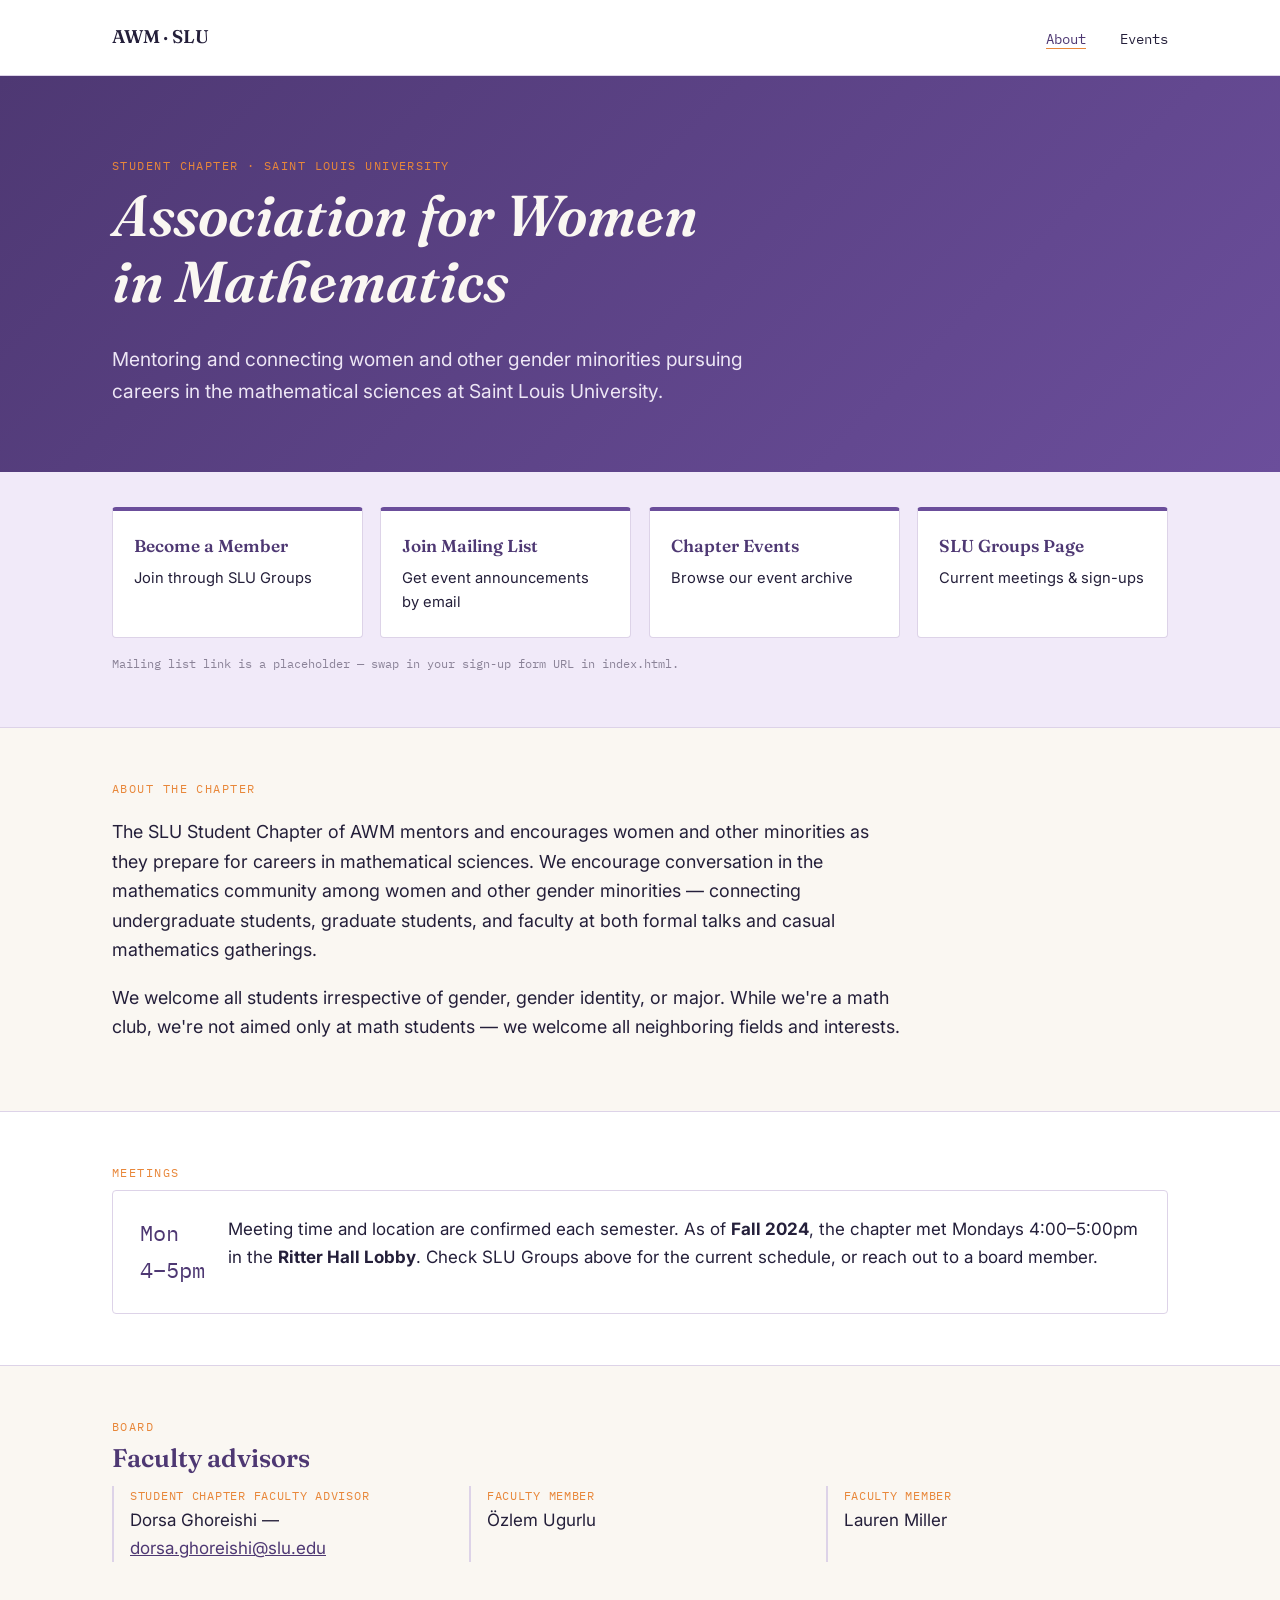
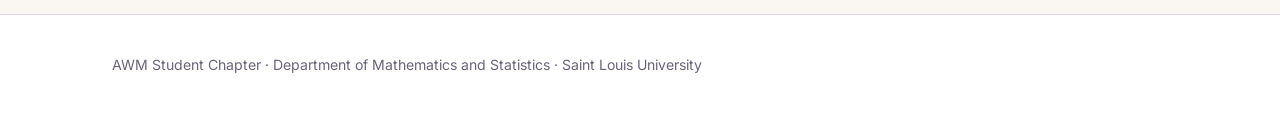
<file: index.html>
<!DOCTYPE html>
<html lang="en">
<head>
<meta charset="UTF-8">
<meta name="viewport" content="width=device-width, initial-scale=1.0">
<title>AWM Student Chapter at SLU</title>
<meta name="description" content="Association for Women in Mathematics — Saint Louis University student chapter. Mentorship, talks, and community for women and gender minorities in the mathematical sciences.">
<link rel="stylesheet" href="style.css">
</head>
<body>

<header class="site">
  <nav class="site">
    <a class="brand" href="index.html">AWM &middot; SLU</a>
    <div>
      <a class="navlink active" href="index.html">About</a>
      <a class="navlink" href="events.html">Events</a>
    </div>
  </nav>
</header>

<main>
  <section class="hero">
    <div class="wrap">
      <p class="eyebrow">Student Chapter &middot; Saint Louis University</p>
      <h1>Association for Women in Mathematics</h1>
      <p class="lede">Mentoring and connecting women and other gender minorities pursuing careers in the mathematical sciences at Saint Louis University.</p>
    </div>
  </section>

  <section class="actions">
    <div class="wrap">
      <div class="action-grid">
        <a class="action-card" href="https://groups.sluconnection.com/actioncenter/organization/awm/" target="_blank" rel="noopener">
          <span class="action-title">Become a Member</span>
          <span class="action-sub">Join through SLU Groups</span>
        </a>
        <a class="action-card" href="#" target="_blank" rel="noopener">
          <span class="action-title">Join Mailing List</span>
          <span class="action-sub">Get event announcements by email</span>
        </a>
        <a class="action-card" href="events.html">
          <span class="action-title">Chapter Events</span>
          <span class="action-sub">Browse our event archive</span>
        </a>
        <a class="action-card" href="https://groups.sluconnection.com/actioncenter/organization/awm/" target="_blank" rel="noopener">
          <span class="action-title">SLU Groups Page</span>
          <span class="action-sub">Current meetings &amp; sign-ups</span>
        </a>
      </div>
      <p class="action-note">Mailing list link is a placeholder &mdash; swap in your sign-up form URL in index.html.</p>
    </div>
  </section>

  <section class="band">
    <div class="wrap">
      <p class="eyebrow">About the chapter</p>
      <p class="lead-text">The SLU Student Chapter of AWM mentors and encourages women and other minorities as they prepare for careers in mathematical sciences. We encourage conversation in the mathematics community among women and other gender minorities &mdash; connecting undergraduate students, graduate students, and faculty at both formal talks and casual mathematics gatherings.</p>
      <p class="lead-text">We welcome all students irrespective of gender, gender identity, or major. While we're a math club, we're not aimed only at math students &mdash; we welcome all neighboring fields and interests.</p>
    </div>
  </section>

  <section class="band alt">
    <div class="wrap">
      <p class="eyebrow">Meetings</p>
      <div class="card meeting-card">
        <div class="meeting-time">Mon<br>4&ndash;5pm</div>
        <div>
          <p style="margin:0 0 0.4rem;">Meeting time and location are confirmed each semester. As of <strong>Fall 2024</strong>, the chapter met Mondays 4:00&ndash;5:00pm in the <strong>Ritter&nbsp;Hall Lobby</strong>. Check SLU Groups above for the current schedule, or reach out to a board member.</p>
        </div>
      </div>
    </div>
  </section>

  <section class="band">
    <div class="wrap">
      <p class="eyebrow">Board</p>
      <h2>Faculty advisors</h2>
      <ul class="board-list">
        <li>
          <span class="role">Student chapter faculty advisor</span>
          Dorsa Ghoreishi &mdash; <a href="mailto:dorsa.ghoreishi@slu.edu">dorsa.ghoreishi@slu.edu</a>
        </li>
        <li>
          <span class="role">Faculty member</span>
          Özlem Ugurlu
        </li>
        <li>
          <span class="role">Faculty member</span>
          Lauren Miller
        </li>
      </ul>
    </div>
  </section>

</main>

<footer class="site">
  <div class="wrap">
    AWM Student Chapter &middot; Department of Mathematics and Statistics &middot; Saint Louis University
  </div>
</footer>

</body>
</html>
</file>
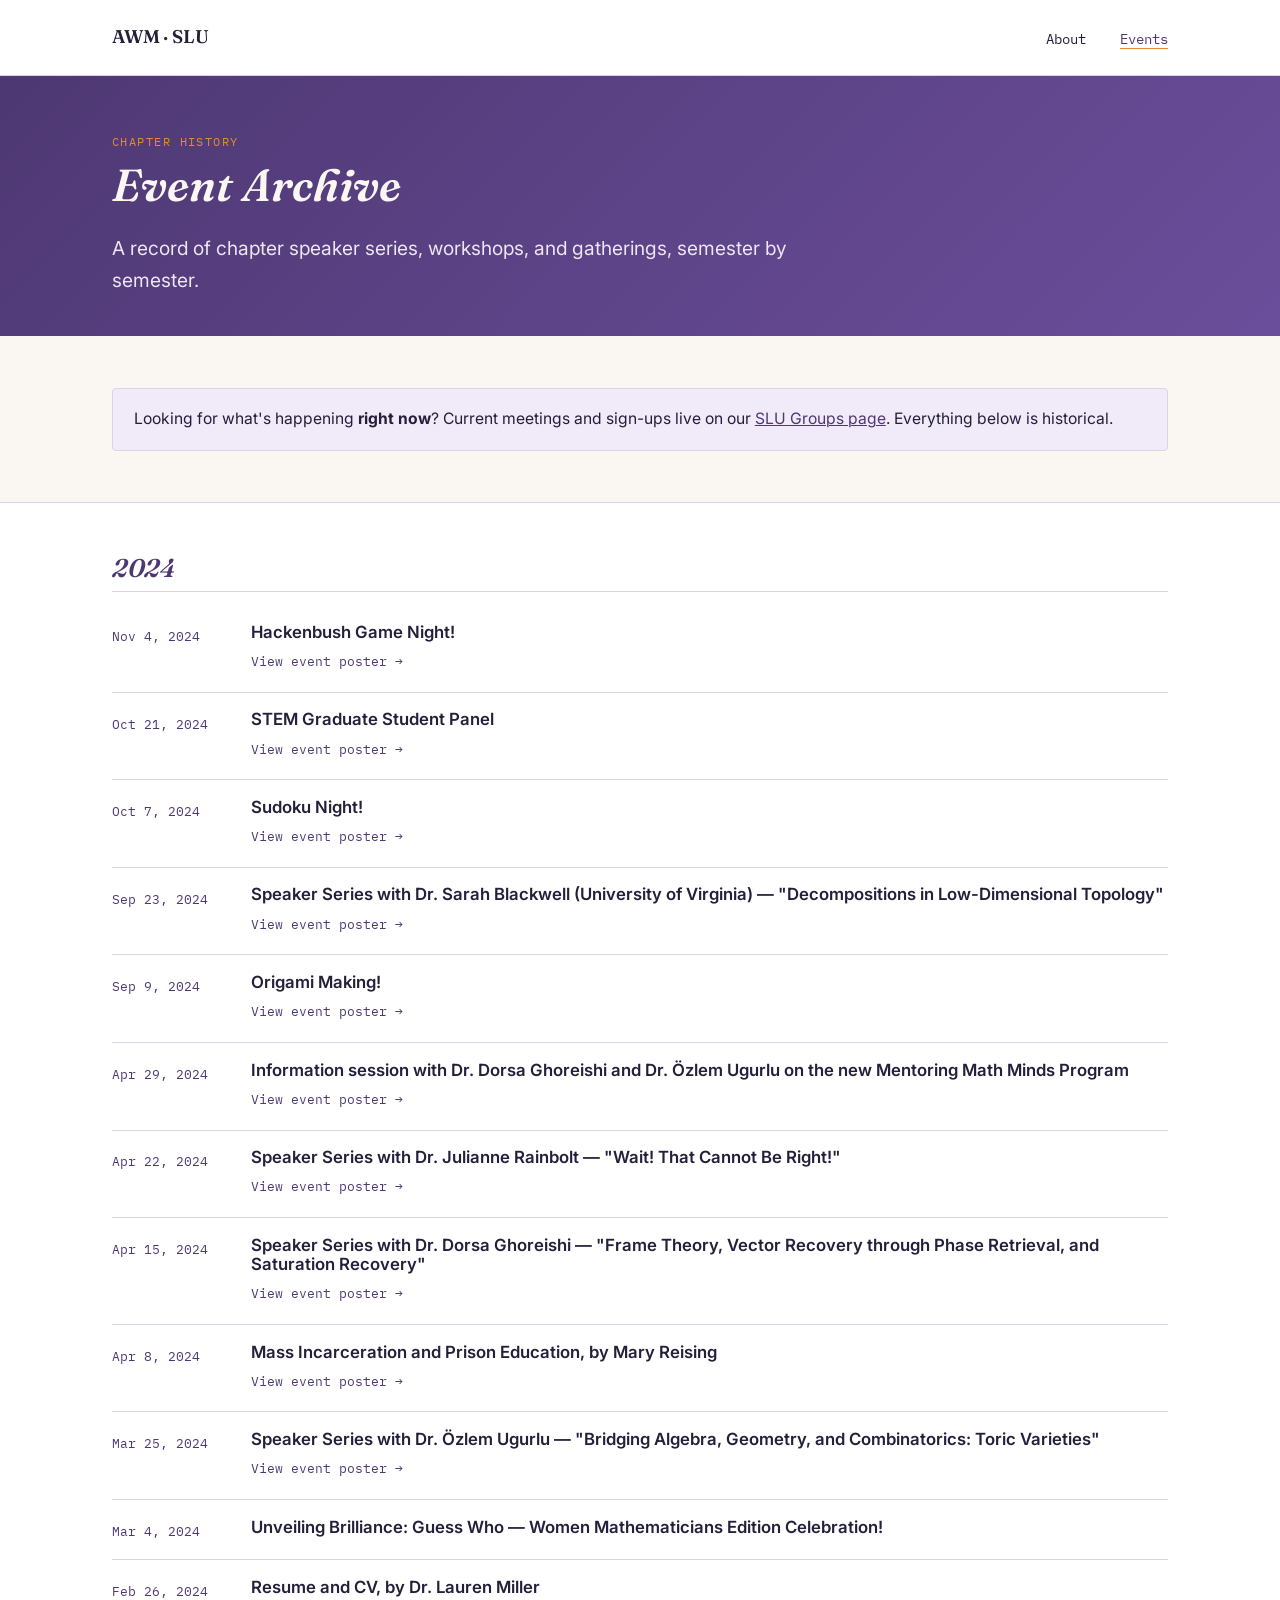
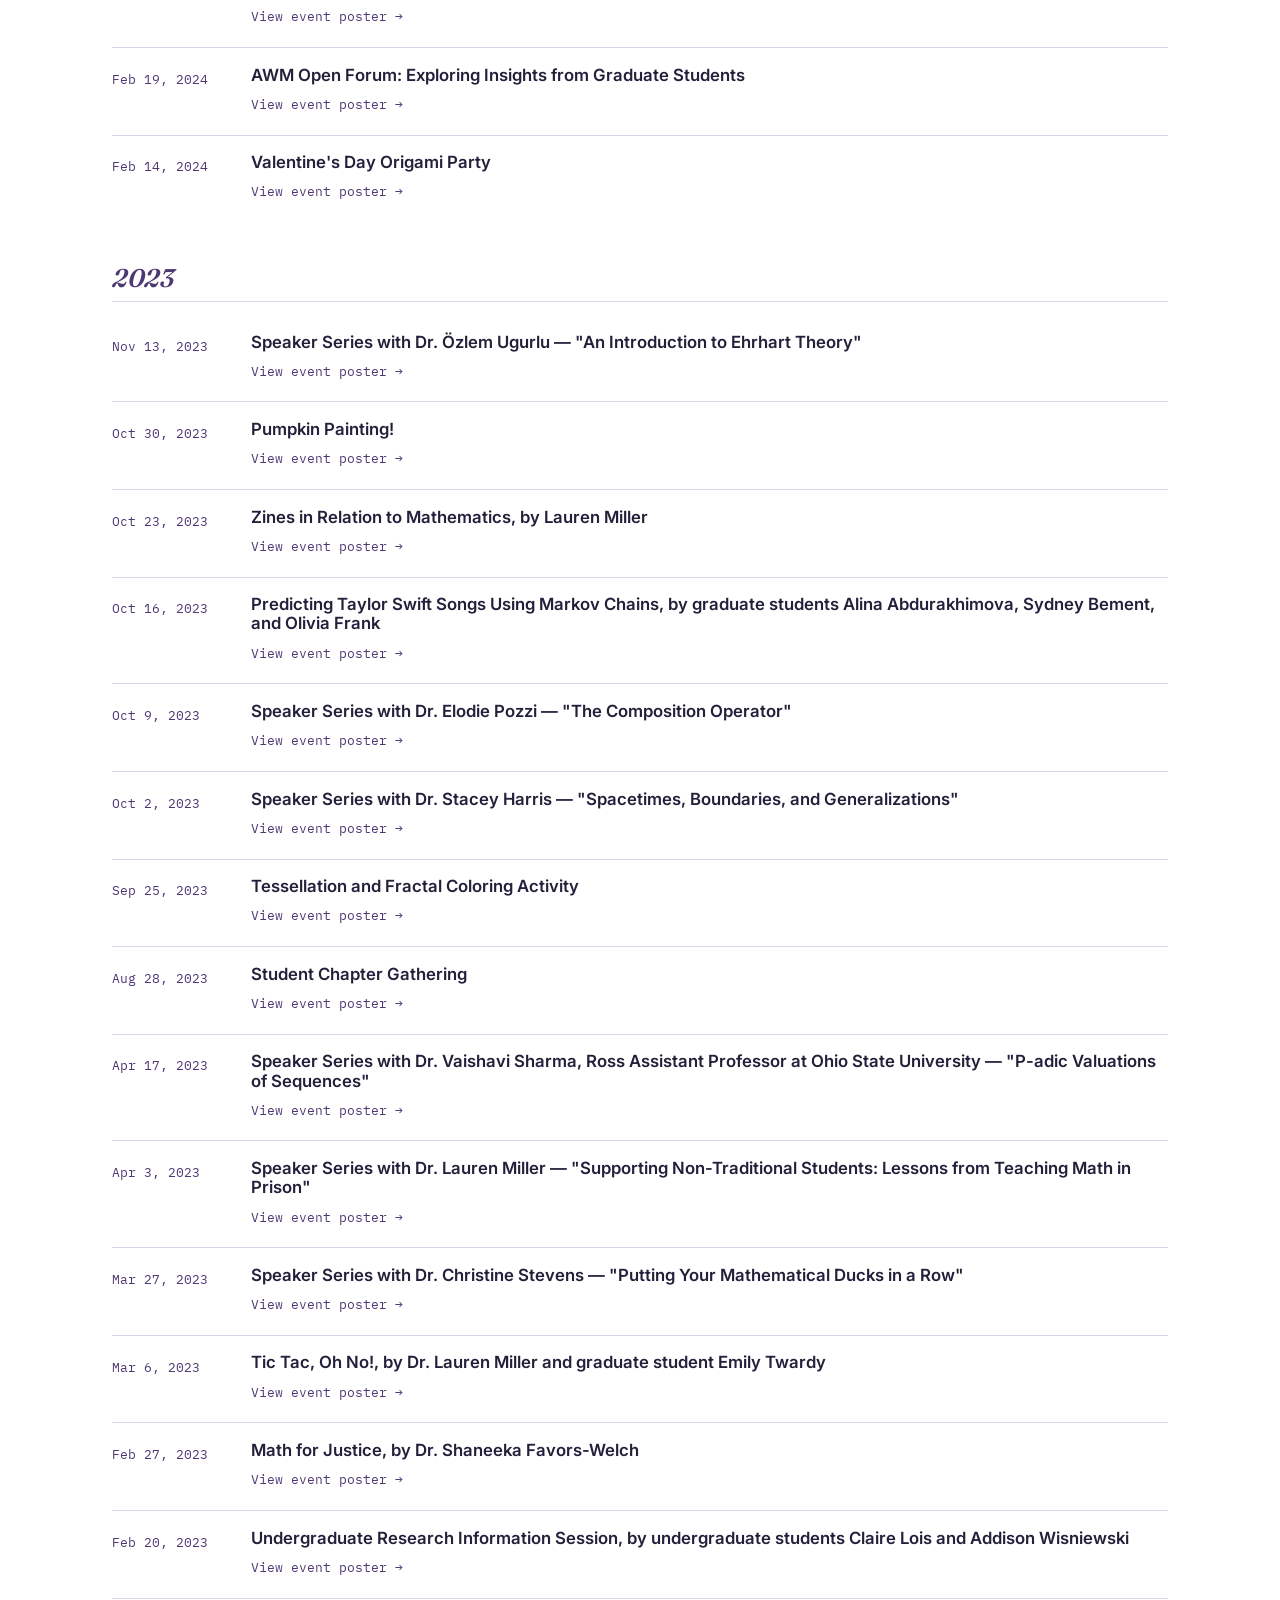
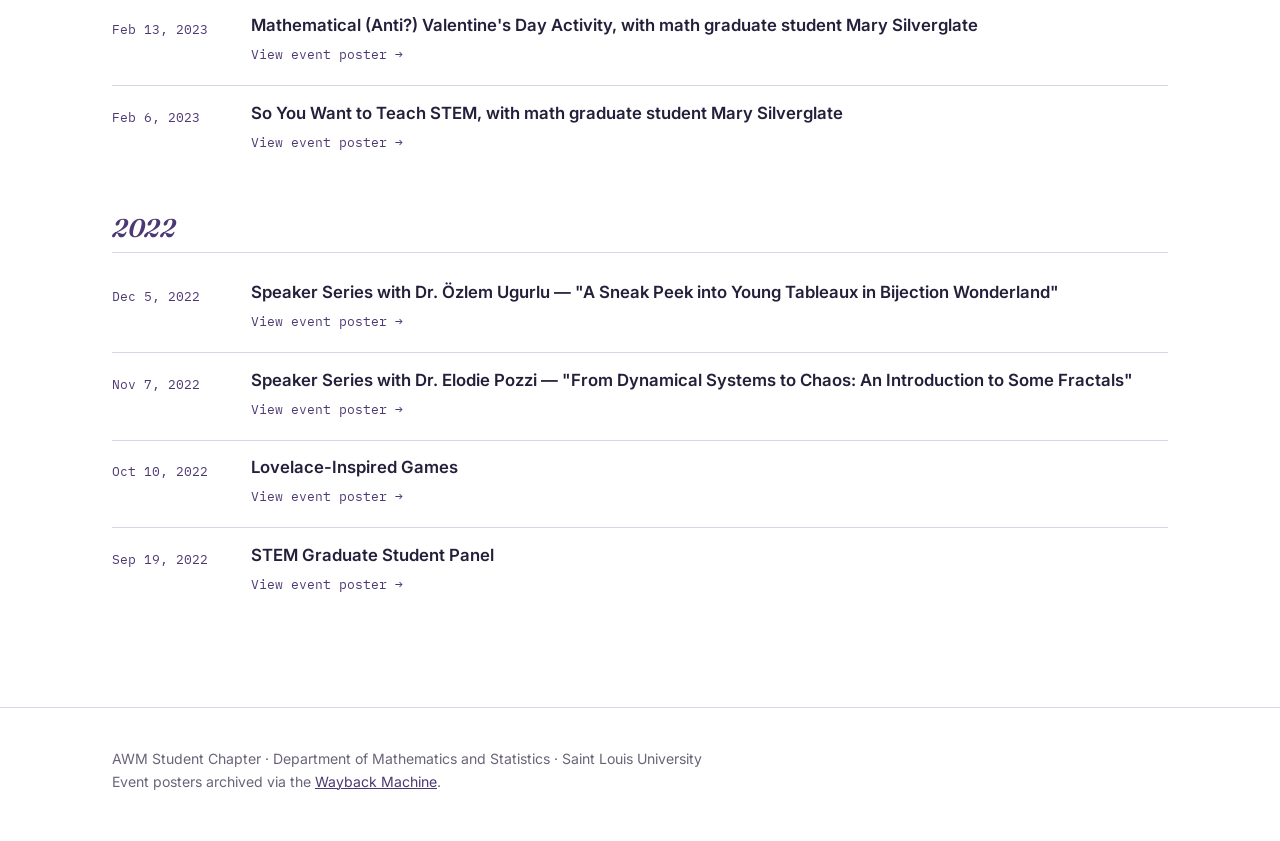
<file: events.html>
<!DOCTYPE html>
<html lang="en">
<head>
<meta charset="UTF-8">
<meta name="viewport" content="width=device-width, initial-scale=1.0">
<title>Event Archive — AWM Student Chapter at SLU</title>
<meta name="description" content="Event archive for the AWM Student Chapter at Saint Louis University: speaker series, workshops, and social gatherings.">
<link rel="stylesheet" href="style.css">
</head>
<body>

<header class="site">
  <nav class="site">
    <a class="brand" href="index.html">AWM &middot; SLU</a>
    <div>
      <a class="navlink" href="index.html">About</a>
      <a class="navlink active" href="events.html">Events</a>
    </div>
  </nav>
</header>

<main>
  <section class="hero" style="padding:3.5rem 0 2.5rem;">
    <div class="wrap">
      <p class="eyebrow">Chapter History</p>
      <h1 style="max-width:none; font-size:clamp(2rem,4.5vw,2.8rem);">Event Archive</h1>
      <p class="lede">A record of chapter speaker series, workshops, and gatherings, semester by semester.</p>
    </div>
  </section>

  <section class="band">
    <div class="wrap">
      <div class="notice">
        Looking for what's happening <strong>right now</strong>? Current meetings and sign-ups live on our
        <a href="https://groups.sluconnection.com/actioncenter/organization/awm/" target="_blank" rel="noopener">SLU Groups page</a>.
        Everything below is historical.
      </div>
    </div>
  </section>

  <section class="band alt">
    <div class="wrap">
  <div class="year-group">
    <h2>2024</h2>
    <div class="event">
      <div class="date">Nov 4, 2024</div>
      <div>
        <h3>Hackenbush Game Night!</h3>
        <a class="poster-link" href="https://web.archive.org/web/20241112040058/https://mathstat.slu.edu/images/Hackenbush.png" target="_blank" rel="noopener">View event poster &rarr;</a>
      </div>
    </div>
    <div class="event">
      <div class="date">Oct 21, 2024</div>
      <div>
        <h3>STEM Graduate Student Panel</h3>
        <a class="poster-link" href="https://web.archive.org/web/20241112040058/https://mathstat.slu.edu/images/stem_grad_panel.png" target="_blank" rel="noopener">View event poster &rarr;</a>
      </div>
    </div>
    <div class="event">
      <div class="date">Oct 7, 2024</div>
      <div>
        <h3>Sudoku Night!</h3>
        <a class="poster-link" href="https://web.archive.org/web/20241112040058/https://mathstat.slu.edu/images/sudoku.png" target="_blank" rel="noopener">View event poster &rarr;</a>
      </div>
    </div>
    <div class="event">
      <div class="date">Sep 23, 2024</div>
      <div>
        <h3>Speaker Series with Dr. Sarah Blackwell (University of Virginia) &mdash; "Decompositions in Low-Dimensional Topology"</h3>
        <a class="poster-link" href="https://web.archive.org/web/20241112040058/https://mathstat.slu.edu/images/sarah_blackwell_speaker_series.png" target="_blank" rel="noopener">View event poster &rarr;</a>
      </div>
    </div>
    <div class="event">
      <div class="date">Sep 9, 2024</div>
      <div>
        <h3>Origami Making!</h3>
        <a class="poster-link" href="https://web.archive.org/web/20241112040058/https://mathstat.slu.edu/images/Origami_Poster.png" target="_blank" rel="noopener">View event poster &rarr;</a>
      </div>
    </div>
    <div class="event">
      <div class="date">Apr 29, 2024</div>
      <div>
        <h3>Information session with Dr. Dorsa Ghoreishi and Dr. Özlem Ugurlu on the new Mentoring Math Minds Program</h3>
        <a class="poster-link" href="https://web.archive.org/web/20241112040058/https://mathstat.slu.edu/images/mentoring_math_minds_announcement.png" target="_blank" rel="noopener">View event poster &rarr;</a>
      </div>
    </div>
    <div class="event">
      <div class="date">Apr 22, 2024</div>
      <div>
        <h3>Speaker Series with Dr. Julianne Rainbolt &mdash; "Wait! That Cannot Be Right!"</h3>
        <a class="poster-link" href="https://web.archive.org/web/20241112040058/https://mathstat.slu.edu/images/speaker_series_rainbolt.png" target="_blank" rel="noopener">View event poster &rarr;</a>
      </div>
    </div>
    <div class="event">
      <div class="date">Apr 15, 2024</div>
      <div>
        <h3>Speaker Series with Dr. Dorsa Ghoreishi &mdash; "Frame Theory, Vector Recovery through Phase Retrieval, and Saturation Recovery"</h3>
        <a class="poster-link" href="https://web.archive.org/web/20241112040058/https://mathstat.slu.edu/images/speaker_series_ghoreishi_2.png" target="_blank" rel="noopener">View event poster &rarr;</a>
      </div>
    </div>
    <div class="event">
      <div class="date">Apr 8, 2024</div>
      <div>
        <h3>Mass Incarceration and Prison Education, by Mary Reising</h3>
        <a class="poster-link" href="https://web.archive.org/web/20241112040058/https://mathstat.slu.edu/images/incarseration_education.png" target="_blank" rel="noopener">View event poster &rarr;</a>
      </div>
    </div>
    <div class="event">
      <div class="date">Mar 25, 2024</div>
      <div>
        <h3>Speaker Series with Dr. Özlem Ugurlu &mdash; "Bridging Algebra, Geometry, and Combinatorics: Toric Varieties"</h3>
        <a class="poster-link" href="https://web.archive.org/web/20241112040058/https://mathstat.slu.edu/images/speaker_series_Dr_Ugurlu_3.png" target="_blank" rel="noopener">View event poster &rarr;</a>
      </div>
    </div>
    <div class="event">
      <div class="date">Mar 4, 2024</div>
      <div>
        <h3>Unveiling Brilliance: Guess Who — Women Mathematicians Edition Celebration!</h3>
      </div>
    </div>
    <div class="event">
      <div class="date">Feb 26, 2024</div>
      <div>
        <h3>Resume and CV, by Dr. Lauren Miller</h3>
        <a class="poster-link" href="https://web.archive.org/web/20241112040058/https://mathstat.slu.edu/images/resume_and_cv_Dr_Miller.png" target="_blank" rel="noopener">View event poster &rarr;</a>
      </div>
    </div>
    <div class="event">
      <div class="date">Feb 19, 2024</div>
      <div>
        <h3>AWM Open Forum: Exploring Insights from Graduate Students</h3>
        <a class="poster-link" href="https://web.archive.org/web/20241112040058/https://mathstat.slu.edu/images/grad_student_panel.png" target="_blank" rel="noopener">View event poster &rarr;</a>
      </div>
    </div>
    <div class="event">
      <div class="date">Feb 14, 2024</div>
      <div>
        <h3>Valentine's Day Origami Party</h3>
        <a class="poster-link" href="https://web.archive.org/web/20241112040058/https://mathstat.slu.edu/images/valentines_day_origami.png" target="_blank" rel="noopener">View event poster &rarr;</a>
      </div>
    </div>
  </div>

  <div class="year-group">
    <h2>2023</h2>
    <div class="event">
      <div class="date">Nov 13, 2023</div>
      <div>
        <h3>Speaker Series with Dr. Özlem Ugurlu &mdash; "An Introduction to Ehrhart Theory"</h3>
        <a class="poster-link" href="https://web.archive.org/web/20241112040058/https://mathstat.slu.edu/images/speaker_series_ugurlu_2.png" target="_blank" rel="noopener">View event poster &rarr;</a>
      </div>
    </div>
    <div class="event">
      <div class="date">Oct 30, 2023</div>
      <div>
        <h3>Pumpkin Painting!</h3>
        <a class="poster-link" href="https://web.archive.org/web/20241112040058/https://mathstat.slu.edu/images/pumpkin_painting.png" target="_blank" rel="noopener">View event poster &rarr;</a>
      </div>
    </div>
    <div class="event">
      <div class="date">Oct 23, 2023</div>
      <div>
        <h3>Zines in Relation to Mathematics, by Lauren Miller</h3>
        <a class="poster-link" href="https://web.archive.org/web/20241112040058/https://mathstat.slu.edu/images/zines_lauren_miller.png" target="_blank" rel="noopener">View event poster &rarr;</a>
      </div>
    </div>
    <div class="event">
      <div class="date">Oct 16, 2023</div>
      <div>
        <h3>Predicting Taylor Swift Songs Using Markov Chains, by graduate students Alina Abdurakhimova, Sydney Bement, and Olivia Frank</h3>
        <a class="poster-link" href="https://web.archive.org/web/20241112040058/https://mathstat.slu.edu/images/taylor_swift.png" target="_blank" rel="noopener">View event poster &rarr;</a>
      </div>
    </div>
    <div class="event">
      <div class="date">Oct 9, 2023</div>
      <div>
        <h3>Speaker Series with Dr. Elodie Pozzi &mdash; "The Composition Operator"</h3>
        <a class="poster-link" href="https://web.archive.org/web/20241112040058/https://mathstat.slu.edu/images/speaker_series_pozzi_2.png" target="_blank" rel="noopener">View event poster &rarr;</a>
      </div>
    </div>
    <div class="event">
      <div class="date">Oct 2, 2023</div>
      <div>
        <h3>Speaker Series with Dr. Stacey Harris &mdash; "Spacetimes, Boundaries, and Generalizations"</h3>
        <a class="poster-link" href="https://web.archive.org/web/20241112040058/https://mathstat.slu.edu/images/speaker_series_harris.png" target="_blank" rel="noopener">View event poster &rarr;</a>
      </div>
    </div>
    <div class="event">
      <div class="date">Sep 25, 2023</div>
      <div>
        <h3>Tessellation and Fractal Coloring Activity</h3>
        <a class="poster-link" href="https://web.archive.org/web/20241112040058/https://mathstat.slu.edu/images/coloring_activity.png" target="_blank" rel="noopener">View event poster &rarr;</a>
      </div>
    </div>
    <div class="event">
      <div class="date">Aug 28, 2023</div>
      <div>
        <h3>Student Chapter Gathering</h3>
        <a class="poster-link" href="https://web.archive.org/web/20241112040058/https://mathstat.slu.edu/images/chapter_meeting_event.png" target="_blank" rel="noopener">View event poster &rarr;</a>
      </div>
    </div>
    <div class="event">
      <div class="date">Apr 17, 2023</div>
      <div>
        <h3>Speaker Series with Dr. Vaishavi Sharma, Ross Assistant Professor at Ohio State University &mdash; "P-adic Valuations of Sequences"</h3>
        <a class="poster-link" href="https://web.archive.org/web/20241112040058/https://mathstat.slu.edu/images/speaker_series_sharma.png" target="_blank" rel="noopener">View event poster &rarr;</a>
      </div>
    </div>
    <div class="event">
      <div class="date">Apr 3, 2023</div>
      <div>
        <h3>Speaker Series with Dr. Lauren Miller &mdash; "Supporting Non-Traditional Students: Lessons from Teaching Math in Prison"</h3>
        <a class="poster-link" href="https://web.archive.org/web/20241112040058/https://mathstat.slu.edu/images/speaker_series_miller.png" target="_blank" rel="noopener">View event poster &rarr;</a>
      </div>
    </div>
    <div class="event">
      <div class="date">Mar 27, 2023</div>
      <div>
        <h3>Speaker Series with Dr. Christine Stevens &mdash; "Putting Your Mathematical Ducks in a Row"</h3>
        <a class="poster-link" href="https://web.archive.org/web/20241112040058/https://mathstat.slu.edu/images/speaker_series_stevens.png" target="_blank" rel="noopener">View event poster &rarr;</a>
      </div>
    </div>
    <div class="event">
      <div class="date">Mar 6, 2023</div>
      <div>
        <h3>Tic Tac, Oh No!, by Dr. Lauren Miller and graduate student Emily Twardy</h3>
        <a class="poster-link" href="https://web.archive.org/web/20241112040058/https://mathstat.slu.edu/images/tic_tac.png" target="_blank" rel="noopener">View event poster &rarr;</a>
      </div>
    </div>
    <div class="event">
      <div class="date">Feb 27, 2023</div>
      <div>
        <h3>Math for Justice, by Dr. Shaneeka Favors-Welch</h3>
        <a class="poster-link" href="https://web.archive.org/web/20241112040058/https://mathstat.slu.edu/images/math_for_juctice.png" target="_blank" rel="noopener">View event poster &rarr;</a>
      </div>
    </div>
    <div class="event">
      <div class="date">Feb 20, 2023</div>
      <div>
        <h3>Undergraduate Research Information Session, by undergraduate students Claire Lois and Addison Wisniewski</h3>
        <a class="poster-link" href="https://web.archive.org/web/20241112040058/https://mathstat.slu.edu/images/undergraduate_research_information_session.png" target="_blank" rel="noopener">View event poster &rarr;</a>
      </div>
    </div>
    <div class="event">
      <div class="date">Feb 13, 2023</div>
      <div>
        <h3>Mathematical (Anti?) Valentine's Day Activity, with math graduate student Mary Silverglate</h3>
        <a class="poster-link" href="https://web.archive.org/web/20241112040058/https://mathstat.slu.edu/images/anti_valentine_day_activity.png" target="_blank" rel="noopener">View event poster &rarr;</a>
      </div>
    </div>
    <div class="event">
      <div class="date">Feb 6, 2023</div>
      <div>
        <h3>So You Want to Teach STEM, with math graduate student Mary Silverglate</h3>
        <a class="poster-link" href="https://web.archive.org/web/20241112040058/https://mathstat.slu.edu/images/so_you_want_to_teach_stem.png" target="_blank" rel="noopener">View event poster &rarr;</a>
      </div>
    </div>
  </div>

  <div class="year-group">
    <h2>2022</h2>
    <div class="event">
      <div class="date">Dec 5, 2022</div>
      <div>
        <h3>Speaker Series with Dr. Özlem Ugurlu &mdash; "A Sneak Peek into Young Tableaux in Bijection Wonderland"</h3>
        <a class="poster-link" href="https://web.archive.org/web/20241112040058/https://mathstat.slu.edu/images/speaker-series-ugurlu.png" target="_blank" rel="noopener">View event poster &rarr;</a>
      </div>
    </div>
    <div class="event">
      <div class="date">Nov 7, 2022</div>
      <div>
        <h3>Speaker Series with Dr. Elodie Pozzi &mdash; "From Dynamical Systems to Chaos: An Introduction to Some Fractals"</h3>
        <a class="poster-link" href="https://web.archive.org/web/20241112040058/https://mathstat.slu.edu/images/speaker_series_pozzi.png" target="_blank" rel="noopener">View event poster &rarr;</a>
      </div>
    </div>
    <div class="event">
      <div class="date">Oct 10, 2022</div>
      <div>
        <h3>Lovelace-Inspired Games</h3>
        <a class="poster-link" href="https://web.archive.org/web/20241112040058/https://mathstat.slu.edu/images/Ada_Lovelace_1.jpg" target="_blank" rel="noopener">View event poster &rarr;</a>
      </div>
    </div>
    <div class="event">
      <div class="date">Sep 19, 2022</div>
      <div>
        <h3>STEM Graduate Student Panel</h3>
        <a class="poster-link" href="https://web.archive.org/web/20241112040058/https://mathstat.slu.edu/images/Pannel.png" target="_blank" rel="noopener">View event poster &rarr;</a>
      </div>
    </div>
  </div>
    </div>
  </section>
</main>

<footer class="site">
  <div class="wrap">
    AWM Student Chapter &middot; Department of Mathematics and Statistics &middot; Saint Louis University
    <br>Event posters archived via the <a href="https://web.archive.org/web/20241112040058/https://mathstat.slu.edu/resources/awm/awm-upcoming-events" target="_blank" rel="noopener">Wayback Machine</a>.
  </div>
</footer>

</body>
</html>
</file>
<file: style.css>
/* ============================================================
   AWM @ SLU — design tokens
   Color:  ivory #FAF7F2 · ink #241F3A · violet #6B4E9B
           amber #E8873A · hairline #DDD3E8 · card #FFFFFF
   Type:   Fraunces (display) · Inter (body) · IBM Plex Mono (labels)
   Layout: wide, full-page feel — alternating full-bleed section bands
   ============================================================ */

@import url('https://fonts.googleapis.com/css2?family=Fraunces:ital,opsz,wght@0,9..144,400;0,9..144,600;0,9..144,800;1,9..144,500&family=Inter:wght@400;500;600;700&family=IBM+Plex+Mono:wght@500;600&display=swap');

:root {
  --ivory: #FAF7F2;
  --ink: #241F3A;
  --violet: #6B4E9B;
  --violet-deep: #4E3873;
  --violet-tint: #F1EAF9;
  --amber: #E8873A;
  --hairline: #DDD3E8;
  --card: #FFFFFF;
  --max: 1120px;
}

* { box-sizing: border-box; }

html { scroll-behavior: smooth; }

body {
  margin: 0;
  background: var(--ivory);
  color: var(--ink);
  font-family: 'Inter', system-ui, sans-serif;
  font-size: 17px;
  line-height: 1.65;
  -webkit-font-smoothing: antialiased;
}

a { color: var(--violet-deep); text-decoration-thickness: 1px; }
a:hover { color: var(--amber); }
a:focus-visible, button:focus-visible {
  outline: 2px solid var(--amber);
  outline-offset: 3px;
}

img { max-width: 100%; display: block; }

h1, h2, h3 {
  font-family: 'Fraunces', serif;
  font-weight: 600;
  line-height: 1.15;
  margin: 0 0 0.5em;
  color: var(--violet-deep);
}

.eyebrow {
  font-family: 'IBM Plex Mono', monospace;
  font-size: 0.75rem;
  letter-spacing: 0.12em;
  text-transform: uppercase;
  color: var(--amber);
  margin: 0 0 0.6em;
}

/* ---------- shell ---------- */

.wrap {
  max-width: var(--max);
  margin: 0 auto;
  padding: 0 2rem;
}

header.site {
  border-bottom: 1px solid var(--hairline);
  padding: 1.4rem 0;
  background: var(--card);
}

nav.site {
  display: flex;
  justify-content: space-between;
  align-items: center;
  max-width: var(--max);
  margin: 0 auto;
  padding: 0 2rem;
}

.brand {
  font-family: 'Fraunces', serif;
  font-weight: 600;
  font-size: 1.15rem;
  color: var(--ink);
  text-decoration: none;
  letter-spacing: -0.01em;
}
.brand:hover { color: var(--violet); }

nav.site a.navlink {
  margin-left: 1.8rem;
  font-family: 'IBM Plex Mono', monospace;
  font-size: 0.85rem;
  text-decoration: none;
  color: var(--ink);
  border-bottom: 1px solid transparent;
}
nav.site a.navlink:hover,
nav.site a.navlink.active {
  color: var(--violet-deep);
  border-bottom-color: var(--amber);
}

/* ---------- hero (full-bleed band) ---------- */

.hero {
  background: linear-gradient(135deg, var(--violet-deep) 0%, var(--violet) 100%);
  padding: 5rem 0 4rem;
}

.hero .eyebrow { color: var(--amber); }

.hero h1 {
  color: var(--ivory);
  font-style: italic;
  font-size: clamp(2.4rem, 5.5vw, 3.6rem);
  max-width: 16ch;
}

.hero p.lede {
  font-size: 1.2rem;
  max-width: 58ch;
  color: #EDE6F5;
  margin: 0;
}

/* ---------- quick actions grid (full-bleed band) ---------- */

.actions {
  background: var(--violet-tint);
  padding: 2.2rem 0 2.6rem;
  border-bottom: 1px solid var(--hairline);
}

.action-grid {
  display: grid;
  grid-template-columns: repeat(4, 1fr);
  gap: 1.1rem;
}

.action-card {
  display: block;
  background: var(--card);
  border: 1px solid var(--hairline);
  border-top: 4px solid var(--violet);
  border-radius: 4px;
  padding: 1.3rem 1.3rem 1.4rem;
  text-decoration: none;
  transition: border-color 0.15s ease, transform 0.15s ease;
}
.action-card:hover {
  border-top-color: var(--amber);
  transform: translateY(-2px);
}

.action-title {
  display: block;
  font-family: 'Fraunces', serif;
  font-weight: 600;
  font-size: 1.08rem;
  color: var(--violet-deep);
  margin-bottom: 0.35rem;
}
.action-card:hover .action-title { color: var(--amber); }

.action-sub {
  display: block;
  font-family: 'Inter', sans-serif;
  font-size: 0.92rem;
  color: var(--ink);
}

.action-note {
  font-family: 'IBM Plex Mono', monospace;
  font-size: 0.75rem;
  color: #8b8398;
  margin-top: 1rem;
}

/* ---------- content sections (alternating bands) ---------- */

section.band { padding: 3.2rem 0; }
section.band + section.band { border-top: 1px solid var(--hairline); }
section.band.alt { background: var(--card); }

.lead-text {
  font-size: 1.12rem;
  max-width: 72ch;
}

.card {
  background: var(--card);
  border: 1px solid var(--hairline);
  border-radius: 4px;
  padding: 1.5rem 1.7rem;
}

.meeting-card {
  display: flex;
  gap: 1.4rem;
  align-items: flex-start;
}
.meeting-time {
  font-family: 'IBM Plex Mono', monospace;
  font-size: 1.4rem;
  color: var(--violet-deep);
  white-space: nowrap;
}

.links-row {
  display: flex;
  flex-wrap: wrap;
  gap: 0.8rem;
  margin-top: 0.9rem;
}
.btn {
  display: inline-block;
  font-family: 'IBM Plex Mono', monospace;
  font-size: 0.85rem;
  text-decoration: none;
  padding: 0.65rem 1.1rem;
  border: 1px solid var(--violet);
  border-radius: 3px;
  color: var(--violet-deep);
}
.btn:hover { background: var(--violet); color: var(--ivory); }
.btn.amber { border-color: var(--amber); color: var(--amber); }
.btn.amber:hover { background: var(--amber); color: var(--ivory); }

.board-list {
  list-style: none;
  margin: 0;
  padding: 0;
  display: grid;
  gap: 0.9rem;
  grid-template-columns: repeat(3, 1fr);
}
.board-list li {
  padding-left: 1rem;
  border-left: 2px solid var(--hairline);
}
.board-list .role {
  font-family: 'IBM Plex Mono', monospace;
  font-size: 0.75rem;
  color: var(--amber);
  text-transform: uppercase;
  letter-spacing: 0.06em;
  display: block;
}

.notice {
  background: var(--violet-tint);
  border: 1px solid var(--hairline);
  border-radius: 4px;
  padding: 1.1rem 1.3rem;
  font-size: 0.98rem;
}

/* ---------- events timeline ---------- */

.year-group { margin-bottom: 2.6rem; }
.year-group h2 {
  font-style: italic;
  font-size: 1.6rem;
  border-bottom: 1px solid var(--hairline);
  padding-bottom: 0.5rem;
}

.event {
  display: grid;
  grid-template-columns: 120px 1fr;
  gap: 1.2rem;
  padding: 1.1rem 0;
  border-bottom: 1px solid var(--hairline);
}
.event:last-child { border-bottom: none; }

.event .date {
  font-family: 'IBM Plex Mono', monospace;
  font-size: 0.8rem;
  color: var(--violet-deep);
  padding-top: 0.2rem;
}

.event h3 {
  font-size: 1.05rem;
  font-family: 'Inter', sans-serif;
  font-weight: 600;
  color: var(--ink);
  margin-bottom: 0.25rem;
}

.event .poster-link {
  font-family: 'IBM Plex Mono', monospace;
  font-size: 0.8rem;
  text-decoration: none;
}

/* ---------- footer ---------- */

footer.site {
  border-top: 1px solid var(--hairline);
  padding: 2.4rem 0 3rem;
  font-size: 0.88rem;
  color: #6b6479;
  background: var(--card);
}

/* ---------- responsive ---------- */

@media (max-width: 900px) {
  .action-grid { grid-template-columns: repeat(2, 1fr); }
  .board-list { grid-template-columns: 1fr 1fr; }
}
@media (max-width: 640px) {
  .action-grid { grid-template-columns: 1fr; }
  .board-list { grid-template-columns: 1fr; }
  .event { grid-template-columns: 1fr; gap: 0.3rem; }
  .meeting-card { flex-direction: column; }
  nav.site a.navlink { margin-left: 1rem; }
  .hero { padding: 3.2rem 0 2.6rem; }
}
</file>
